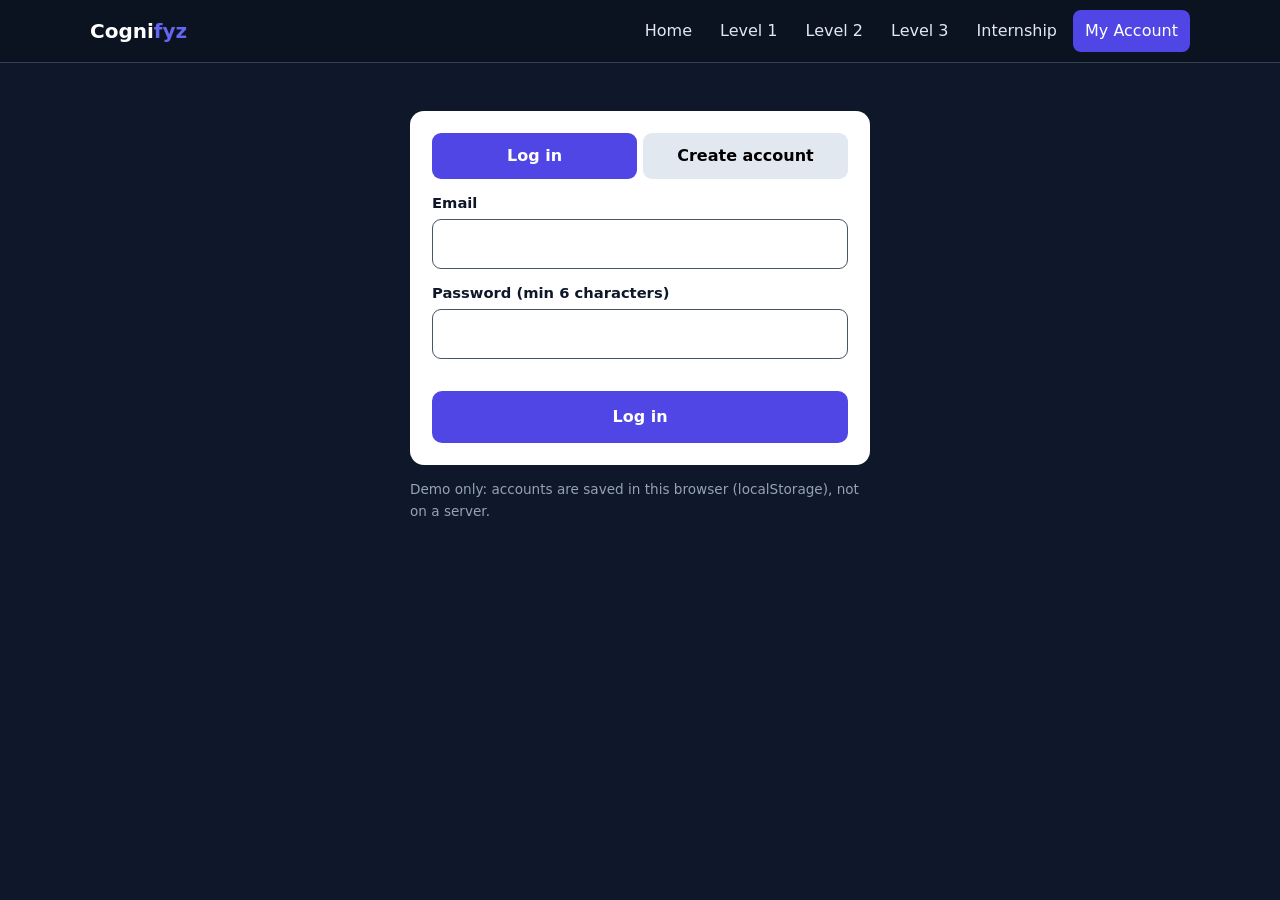
<file: account.html>
<!DOCTYPE html>
<html lang="en">
<head>
<meta charset="UTF-8">
<meta name="viewport" content="width=device-width, initial-scale=1">
<title>My Account | Cognifyz Internship</title>
<link rel="stylesheet" href="css/style.css">

</head>
<body data-base="">
<section class="sec"><div class="wrap" style="max-width:460px"><div class="panel" id="authBox"></div>
<p style="color:#94a3b8;font-size:.85rem;margin-top:14px">Demo only: accounts are saved in this browser (localStorage), not on a server.</p></div></section>
<script src="js/app.js"></script>
</body></html>
</file>
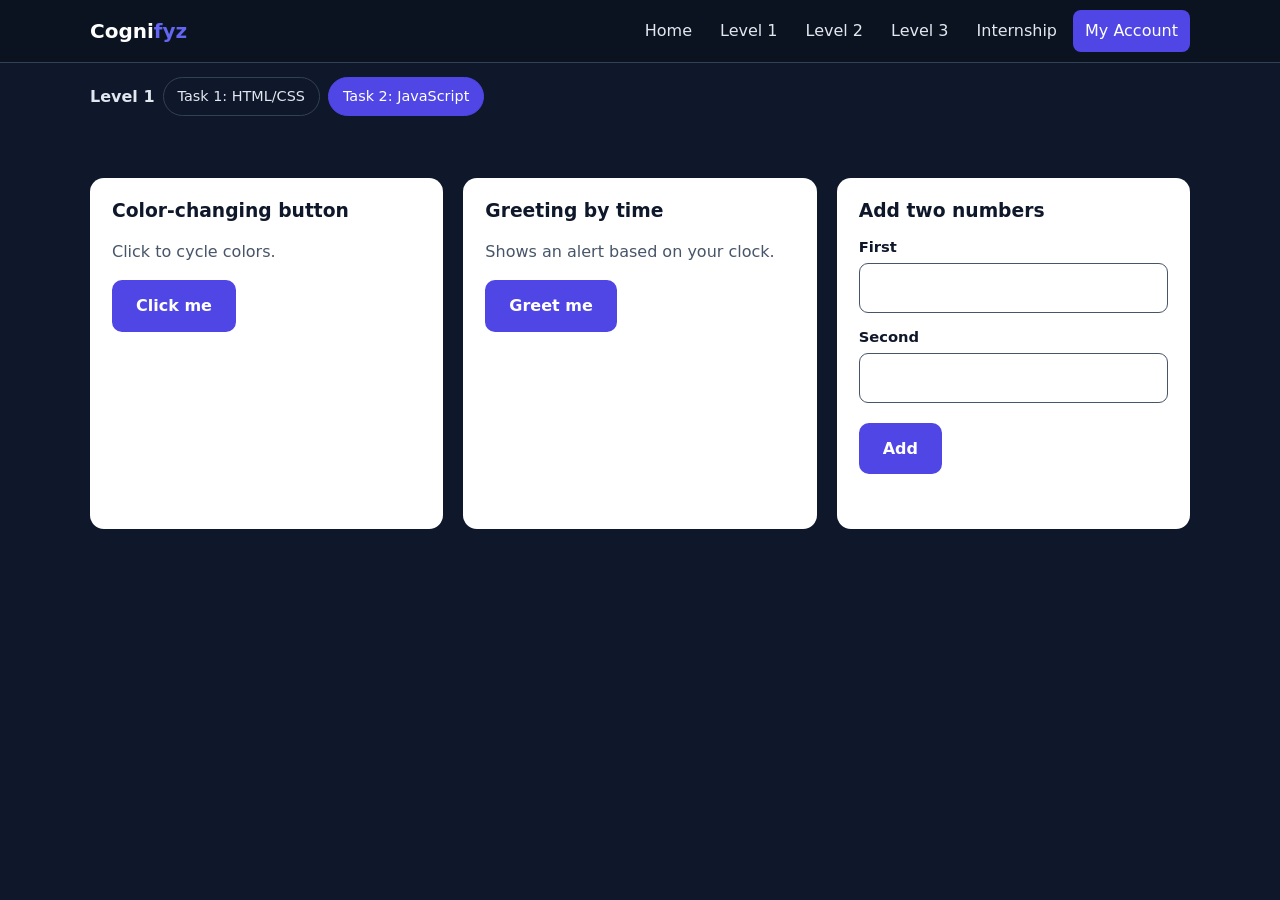
<file: Level-1/task2-javascript.html>
<!DOCTYPE html>
<html lang="en">
<head>
<meta charset="UTF-8">
<meta name="viewport" content="width=device-width, initial-scale=1">
<title>Level 1: JavaScript | Cognifyz Internship</title>
<link rel="stylesheet" href="../css/style.css">

</head>
<body data-base="../" data-level="1">
<section class="sec"><div class="wrap cols">
 <div class="panel"><h3>Color-changing button</h3><p>Click to cycle colors.</p><button id="colorBtn" class="btn">Click me</button></div>
 <div class="panel"><h3>Greeting by time</h3><p>Shows an alert based on your clock.</p><button id="greetBtn" class="btn">Greet me</button></div>
 <div class="panel"><h3>Add two numbers</h3><label for="a">First</label><input id="a" type="number" step="any"><label for="b">Second</label><input id="b" type="number" step="any">
  <div class="row"><button id="addBtn" class="btn">Add</button></div><div id="result" class="msg" role="status"></div></div>
</div></section>
<script src="../js/app.js"></script><script src="../js/level1.js"></script>
</body></html>
</file>
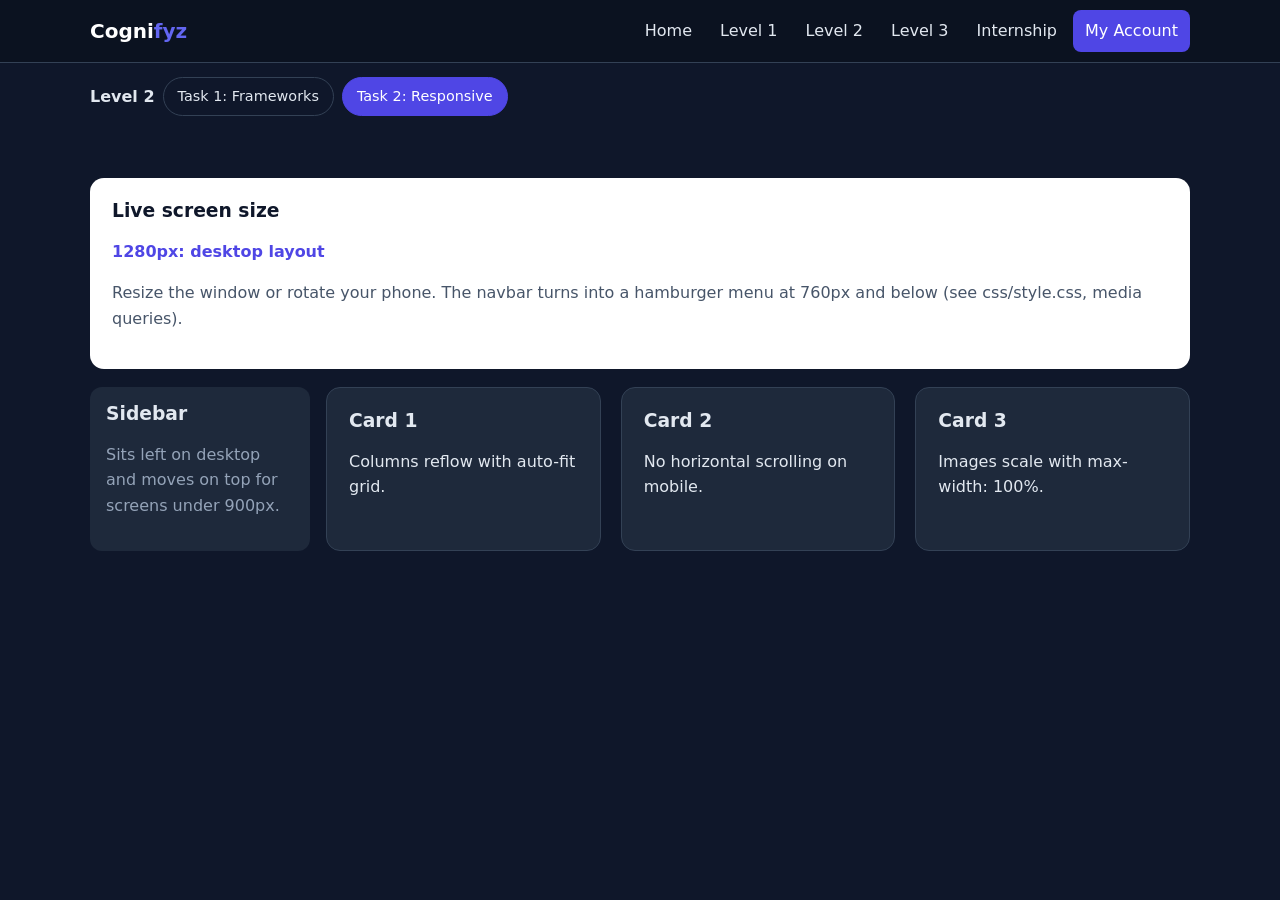
<file: Level-2/task2-responsive.html>
<!DOCTYPE html>
<html lang="en">
<head>
<meta charset="UTF-8">
<meta name="viewport" content="width=device-width, initial-scale=1">
<title>Level 2: Responsive | Cognifyz Internship</title>
<link rel="stylesheet" href="../css/style.css">

</head>
<body data-base="../" data-level="2">
<section class="sec"><div class="wrap">
 <div class="panel" style="margin-bottom:18px"><h3>Live screen size</h3><p id="vw" style="font-weight:700;color:#4f46e5"></p><p>Resize the window or rotate your phone. The navbar turns into a hamburger menu at 760px and below (see css/style.css, media queries).</p></div>
 <div class="layout"><aside><h3>Sidebar</h3><p style="color:#94a3b8">Sits left on desktop and moves on top for screens under 900px.</p></aside>
 <div class="cols"><div class="dark"><h3>Card 1</h3><p>Columns reflow with auto-fit grid.</p></div><div class="dark"><h3>Card 2</h3><p>No horizontal scrolling on mobile.</p></div><div class="dark"><h3>Card 3</h3><p>Images scale with max-width: 100%.</p></div></div></div>
</div></section>
<script src="../js/app.js"></script><script src="../js/level2.js"></script>
</body></html>
</file>
<file: css/style.css>
/* Cognifyz Web Internship - shared styles (Modern Slate & Indigo) */
:root{--bg:#0f172a;--deep:#0b1220;--panel:#1e293b;--line:#334155;--ink:#e2e8f0;--mute:#94a3b8;--ind:#6366f1;--ind2:#4f46e5;--light:#fff;--lightink:#0f172a}
*{box-sizing:border-box}
html{scroll-behavior:smooth}
body{margin:0;font-family:Inter,system-ui,"Segoe UI",Arial,sans-serif;background:var(--bg);color:var(--ink);line-height:1.6}
img{max-width:100%;display:block}
a{color:#a5b4fc}
h1,h2,h3{line-height:1.2;margin:0 0 .6em}
.wrap{width:min(1100px,92%);margin:0 auto}
.sec{padding:48px 0}
.sec>.wrap>h2{text-align:center;font-size:1.5rem;margin-bottom:1.2em}
/* navigation */
.nav{position:sticky;top:0;z-index:50;background:var(--deep);border-bottom:1px solid var(--line)}
.nav .wrap{display:flex;align-items:center;justify-content:space-between;min-height:62px;gap:12px}
.brand{font-weight:800;color:#fff;text-decoration:none;font-size:1.25rem}
.brand span{color:var(--ind)}
.links{display:flex;gap:4px;align-items:center}
.links a{color:var(--ink);text-decoration:none;padding:8px 12px;border-radius:8px}
.links a:hover,.links a.on{background:var(--panel)}
.links a.acct{background:var(--ind2);color:#fff}
.burger{display:none;background:none;border:1px solid var(--line);color:#fff;font-size:1.3rem;border-radius:8px;padding:2px 11px;cursor:pointer}
.tabs{display:flex;gap:8px;padding:14px 0;flex-wrap:wrap}
.tabs a{padding:7px 14px;border:1px solid var(--line);border-radius:999px;text-decoration:none;color:var(--ink);font-size:.9rem}
.tabs a.on{background:var(--ind2);border-color:var(--ind2);color:#fff}
@media(max-width:760px){.burger{display:block}.links{display:none;position:absolute;top:62px;left:0;right:0;flex-direction:column;align-items:stretch;background:var(--deep);padding:10px 4% 16px;border-bottom:1px solid var(--line)}.links.open{display:flex}}
/* hero + buttons */
.top{padding:56px 0}
.split{display:grid;grid-template-columns:1.1fr .9fr;gap:36px;align-items:center}
.top h1{font-size:clamp(1.7rem,4.5vw,2.8rem);color:#818cf8}
.top p{color:var(--mute);max-width:52ch}
.top img,.rounded{border-radius:16px;box-shadow:0 20px 40px rgba(0,0,0,.4);width:100%;aspect-ratio:4/3;object-fit:cover}
.btn{display:inline-block;background:var(--ind2);color:#fff;border:2px solid var(--ind2);padding:11px 22px;border-radius:10px;font:inherit;font-weight:600;text-decoration:none;cursor:pointer;transition:.2s}
.btn:hover{background:var(--ind);border-color:var(--ind)}
.btn.ghost{background:transparent;border-color:var(--ink);color:var(--ink)}
.btn.ghost:hover{background:var(--panel)}
.row{display:flex;gap:12px;flex-wrap:wrap;margin-top:20px}
@media(max-width:760px){.split{grid-template-columns:1fr}.top{padding:34px 0}.row .btn{flex:1;text-align:center}}
/* tiles (hub modules) */
.tiles{display:grid;grid-template-columns:repeat(auto-fit,minmax(250px,1fr));gap:20px}
.tile{display:block;background:var(--light);color:var(--lightink);border-radius:14px;overflow:hidden;text-decoration:none;transition:transform .2s,box-shadow .2s}
.tile:hover,.tile:focus-visible{transform:translateY(-4px);box-shadow:0 14px 30px rgba(99,102,241,.35)}
.tile img{height:150px;width:100%;object-fit:cover}
.tile div{padding:14px 16px}
.tile h3{margin:0 0 4px;font-size:1.05rem}
.tile p{margin:0;font-size:.9rem;color:#475569}
.tile small{display:inline-block;margin-bottom:6px;color:var(--ind2);font-weight:700}
.lvl{margin:30px 0 14px;font-size:1.15rem;border-left:4px solid var(--ind);padding-left:10px}
/* light panels */
.panel{background:var(--light);color:var(--lightink);border-radius:14px;padding:22px}
.panel h3{color:var(--lightink)}
.panel p{color:#475569}
.cols{display:grid;grid-template-columns:repeat(auto-fit,minmax(260px,1fr));gap:20px}
.dark{background:var(--panel);border:1px solid var(--line);border-radius:14px;padding:22px}
.ico{font-size:1.6rem;background:#e0e7ff;border-radius:10px;width:46px;height:46px;display:grid;place-items:center;margin-bottom:10px}
/* forms */
label{display:block;font-weight:600;margin:12px 0 5px;font-size:.92rem}
input,select{width:100%;padding:11px 12px;border-radius:9px;border:1px solid #475569;background:#fff;color:var(--lightink);font:inherit}
input:focus,.btn:focus-visible,a:focus-visible,button:focus-visible{outline:3px solid #a5b4fc;outline-offset:2px}
.inline{display:flex;gap:10px;flex-wrap:wrap}
.inline input{flex:1;min-width:160px}
.msg{min-height:1.4em;margin-top:10px;font-weight:600}
.err{color:#fca5a5}.ok{color:#86efac}
.panel .err{color:#b91c1c}.panel .ok{color:#15803d}
.seg{display:flex;gap:6px;margin-bottom:10px}
.seg button{flex:1;padding:10px;border:0;border-radius:9px;background:#e2e8f0;font:inherit;font-weight:700;cursor:pointer}
.seg button.on{background:var(--ind2);color:#fff}
/* gallery, lightbox, slideshow */
.gallery{display:grid;grid-template-columns:repeat(auto-fill,minmax(160px,1fr));gap:12px}
.gallery img{aspect-ratio:1;object-fit:cover;width:100%;border-radius:12px;cursor:zoom-in;transition:transform .2s}
.gallery img:hover{transform:scale(1.04)}
.lightbox{position:fixed;inset:0;background:rgba(2,6,23,.92);display:none;place-items:center;z-index:100;padding:16px}
.lightbox.show{display:grid}
.lightbox img{max-height:85vh;border-radius:12px}
.lightbox button{position:absolute;top:14px;right:18px;font-size:2rem;background:none;border:0;color:#fff;cursor:pointer}
.slides{position:relative;aspect-ratio:16/8;border-radius:16px;overflow:hidden;background:#000}
.slides img{position:absolute;inset:0;width:100%;height:100%;object-fit:cover;opacity:0;animation:fade 16s infinite}
.slides img:nth-child(2){animation-delay:4s}.slides img:nth-child(3){animation-delay:8s}.slides img:nth-child(4){animation-delay:12s}
@keyframes fade{0%{opacity:0}6%,25%{opacity:1}31%,100%{opacity:0}}
@media(prefers-reduced-motion:reduce){.slides img{animation:none}.slides img:first-child{opacity:1}.tile,.gallery img{transition:none}}
/* misc */
.timer{font:700 2rem/1 ui-monospace,Consolas,monospace;letter-spacing:.05em;text-align:center}
.timer small{display:block;font:500 .8rem Inter,sans-serif;color:#64748b;letter-spacing:0;margin-top:6px}
ul.tick{list-style:none;padding:0;margin:0}
ul.tick li{padding:6px 0 6px 28px;position:relative}
ul.tick li:before{content:"✓";position:absolute;left:0;color:#818cf8;font-weight:800}
.panel ul.tick li:before{color:var(--ind2)}
table{width:100%;border-collapse:collapse}
th,td{text-align:left;padding:10px;border-bottom:1px solid #e2e8f0}
.scroll{overflow-x:auto}
.toast{position:fixed;left:50%;bottom:24px;transform:translateX(-50%);background:#fff;color:#0f172a;padding:12px 20px;border-radius:10px;box-shadow:0 10px 30px rgba(0,0,0,.4);z-index:200;font-weight:600;max-width:90vw}
footer{background:var(--deep);border-top:1px solid var(--line);padding:36px 0;margin-top:30px}
footer .cols{grid-template-columns:repeat(auto-fit,minmax(200px,1fr))}
footer p{color:var(--mute);margin:.2em 0}
.bulma-zone{background:#fff;color:#0f172a;border-radius:14px;padding:22px}
.bulma-zone .title,.bulma-zone .subtitle,.bulma-zone p,.bulma-zone .content{color:#1e293b}
.demo-box{background:#4f46e5;color:#fff;padding:14px;border-radius:10px;text-align:center;font-weight:600}
.layout{display:grid;grid-template-columns:220px 1fr;gap:16px}
.layout aside{background:var(--panel);border-radius:12px;padding:16px}
@media(max-width:900px){.layout{grid-template-columns:1fr}}
</file>
